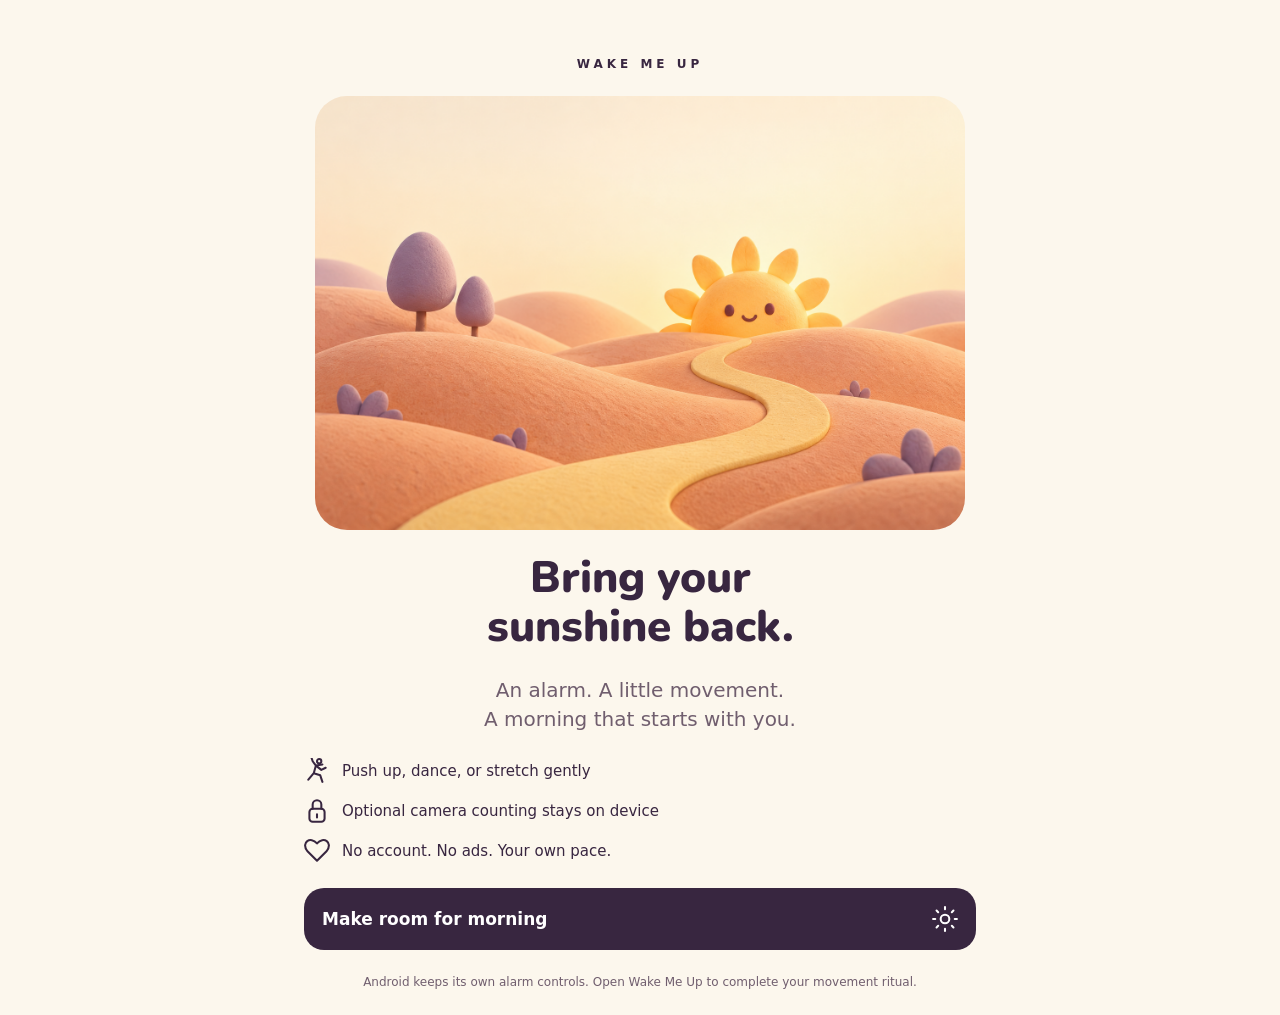
<file: android/app/src/main/assets/index.html>
<!doctype html><html lang="en"><head><meta charset="utf-8"><meta name="viewport" content="width=device-width, initial-scale=1, viewport-fit=cover"><meta name="theme-color" content="#fcf7ed"><meta http-equiv="Content-Security-Policy" content="default-src 'self' https://appassets.androidplatform.net; script-src 'self'; style-src 'self' 'unsafe-inline'; img-src 'self' data:; media-src 'self'; connect-src 'none'; object-src 'none'; base-uri 'none'; form-action 'none'"><title>Wake Me Up</title><link rel="stylesheet" href="style.css"></head><body><main id="app"></main><nav id="tabs" aria-label="Main navigation"></nav><div id="modal"></div><div id="toast" role="status"></div><script src="mission-data.js"></script><script src="core.js"></script><script src="app.js"></script></body></html>
</file>
<file: android/app/src/main/assets/style.css>
@font-face{font-family:DawnRound;src:url(art/Nunito.ttf);font-weight:200 1000;font-display:swap}
:root{--cream:#fcf7ed;--ink:#382640;--muted:#705e6e;--orange:#cc4d21;--peach:#ffdebd;--lavender:#e3dbf5;--green:#d9e8cf}
*{box-sizing:border-box}body{margin:0;background:var(--cream);color:var(--ink);font:17px/1.35 system-ui,-apple-system,sans-serif}button,input,select,textarea{font:inherit;color:inherit}button{cursor:pointer;-webkit-tap-highlight-color:transparent}button,a{touch-action:manipulation}button:focus-visible,a:focus-visible,input:focus-visible{outline:3px solid var(--orange);outline-offset:3px}button{border:0;background:none}button:disabled{opacity:.45;cursor:default}a{color:var(--ink)}h1,h2,h3,p{margin:0}h1,h2,h3,.rounded{font-family:DawnRound,system-ui,sans-serif;font-weight:850;line-height:1.12}h1{font-size:34px}h2{font-size:24px}h3{font-size:22px}p{color:var(--muted);font-size:15px;line-height:1.45}.page{padding:24px 24px 125px;max-width:900px;margin:auto;display:flex;flex-direction:column;gap:24px}.eyebrow{font-size:12px;font-weight:750;letter-spacing:2.5px;text-transform:uppercase;color:var(--orange)}.heading{display:flex;flex-direction:column;gap:9px}.card{background:white;border:1px solid #3826400f;border-radius:26px;padding:20px;display:flex;flex-direction:column;gap:14px}.peach{background:var(--peach)}.green{background:var(--green)}.lavender{background:var(--lavender)}.row{display:flex;align-items:center;gap:12px}.between{justify-content:space-between}.grow{flex:1;min-width:0}.stack{display:flex;flex-direction:column;gap:14px}.small{font-size:12px;line-height:1.4;color:var(--muted)}.primary{display:flex;align-items:center;justify-content:space-between;gap:14px;width:100%;border-radius:20px;background:var(--ink);color:white;padding:18px;text-align:left;font-size:17px;font-weight:650;min-height:56px}.primary svg{flex-shrink:0}.textbutton{color:var(--ink);font-weight:650;padding:10px 0;min-height:44px;text-align:left}.orange{color:var(--orange)}.icon{width:26px;height:26px;stroke:currentColor;fill:none;stroke-width:1.9;stroke-linecap:round;stroke-linejoin:round;flex-shrink:0}.circlebutton{background:white;border-radius:50%;width:44px;height:44px;display:grid;place-items:center}.hero{padding:0;border-radius:28px;gap:0;overflow:hidden}.heroart{position:relative}.heroart img{display:block;width:100%;aspect-ratio:1.5;object-fit:contain;border-radius:24px}.heroart .badge{position:absolute;top:16px;left:16px;background:#fcf7ede6;border-radius:40px;font-size:10px;font-weight:750;letter-spacing:1.5px;padding:12px;gap:8px}.badge .icon{width:18px;height:18px}.herocopy{padding:22px;display:flex;flex-direction:column;gap:12px}.herocopy h2{font-size:32px}.herocopy .time{font-size:48px}.grid{display:grid;grid-template-columns:repeat(2,minmax(0,1fr));gap:14px}.tile{text-align:left;min-height:164px;justify-content:space-between}.tile h3{font-size:20px}.tile .icon{width:30px;height:30px}.tile p{font-size:12px}.alarmtime{font-size:32px}.alarmcopy{display:flex;flex-direction:column;gap:7px;text-align:left;width:100%}.switch{appearance:none;-webkit-appearance:none;width:52px;height:32px;flex-shrink:0;background:#c8c8cb;border-radius:30px;position:relative;margin:0;transition:background .2s}.switch:before{content:'';display:block;background:white;position:absolute;left:3px;top:3px;height:26px;width:26px;border-radius:50%;transition:transform .2s}.switch:checked{background:var(--orange)}.switch:checked:before{transform:translateX(20px)}#tabs{position:fixed;bottom:12px;left:20px;right:20px;max-width:720px;margin:auto;display:flex;padding:4px;border:1px solid #fff;border-radius:50px;background:#fffcf3ee;backdrop-filter:blur(20px);box-shadow:0 10px 35px #38264018;z-index:20}#tabs button{display:flex;flex:1;align-items:center;justify-content:center;flex-direction:column;border-radius:44px;padding:8px 0;gap:4px;font-size:11px;font-weight:600;min-height:56px}#tabs button.active{background:#38264012}#tabs .icon{height:27px;width:27px}#modal:empty{display:none}#modal{position:fixed;inset:0;background:var(--cream);z-index:30;overflow:auto}.toolbar{position:sticky;top:0;background:#fcf7edf5;z-index:2;display:flex;align-items:center;justify-content:space-between;padding:10px 20px;min-height:52px;gap:10px}.toolbar strong{font-size:17px}.toolbar button{min-height:40px;font-size:16px}.form{padding:8px 20px 40px;max-width:720px;margin:auto;display:flex;flex-direction:column;gap:24px}.sectiontitle{font-size:12px;text-transform:uppercase;color:var(--muted);padding:0 18px;margin:0 0 7px}.formgroup{border-radius:14px;background:white;overflow:hidden}.field{padding:13px 16px;display:flex;align-items:center;gap:12px;min-height:48px;border-bottom:1px solid #3826400e}.field:last-child{border:0}.field.col{align-items:stretch;flex-direction:column;gap:10px}.field label{flex:1}.field button{padding:0;text-align:left;min-height:22px}.field input:not([type=checkbox]):not([type=range]),.field select,.field textarea{background:transparent;border:0;max-width:100%;min-width:0;text-align:right}.field input[type=text],.field textarea{width:100%;text-align:left}.field input[type=time]{font-family:DawnRound,sans-serif;font-size:54px;font-weight:700;text-align:center;margin:auto;max-width:100%}.field input[type=range]{width:100%;accent-color:var(--orange)}select{max-width:60%;font-size:14px}.field button.danger,.danger{color:#b82b24}.days{display:flex;gap:4px;width:100%}.days button{flex:1;height:40px;min-width:0;background:var(--cream);border-radius:50%;text-align:center;font-weight:700}.days button.on{background:var(--ink);color:white}.hint{padding:8px 16px 0;color:var(--muted);font-size:12px;line-height:1.4}.settings-title{padding:20px 0 0}.center{text-align:center}.ritual{max-width:680px;min-height:100dvh;padding:24px;gap:22px;padding-bottom:48px;align-items:stretch}.ritual h1{text-align:center}.ritual .mascot{width:250px;height:250px;border-radius:50%;object-fit:cover;margin:28px auto 0;display:block;background:var(--peach)}.progressnumber{font:850 58px/1.1 DawnRound,system-ui,sans-serif;text-align:center}.unit{text-align:center;font-size:12px;font-weight:750;letter-spacing:3px;color:var(--muted);margin-top:10px}.progress{margin:12px 40px;background:#38264020;height:4px;border-radius:4px;overflow:hidden}.progress span{display:block;background:var(--orange);height:100%;width:0}.ritual p{text-align:center}.ritual .grid button{height:82px;border-radius:20px;background:white}.ritual .grid button.lit{background:var(--peach);color:var(--orange)}.ritual .grid .icon{width:32px;height:32px}.answer{width:100%;padding:13px;border:1px solid #38264033;border-radius:12px;background:white;font-size:22px}.completiontitle{font-size:42px!important}.chip{border-radius:30px;background:white;padding:12px;flex:1;min-height:44px}.chip.selected{background:var(--peach)}.metric{flex:1}.metric strong{font:850 42px DawnRound,sans-serif}.calendar{display:grid;grid-template-columns:repeat(7,1fr);gap:14px}.calendar>div{text-align:center;font-size:10px;min-width:0}.calendar .icon{width:23px;height:23px;display:block;margin:0 auto 5px}.calendar .today{background:#ffdebd80;border-radius:12px}.toolslink{text-align:left}.welcome{min-height:100dvh;justify-content:center;max-width:720px;padding-bottom:24px}.welcome .landscape{width:100%;border-radius:32px}.welcome h1{font-size:44px;text-align:center}.welcome p{font-size:20px}.welcome .eyebrow{text-align:center;padding:28px 0 0;color:var(--ink);letter-spacing:4px}.welcome .small{font-size:12px}.welcome .row{font-size:15px}.bedside{background:#120d14;color:var(--peach);min-height:100dvh;justify-content:space-between;padding:32px}.bedside .clock{font:300 clamp(54px,15vw,88px) DawnRound,sans-serif}.bedside.dim{color:#888}.bedside p{color:inherit}#toast{position:fixed;bottom:100px;left:24px;right:24px;max-width:600px;margin:auto;background:var(--ink);color:white;padding:16px;border-radius:16px;z-index:80;display:none}.plan{width:100%;text-align:left}.plan.selected{background:#e3dbf599}.routeicons .icon{flex:1}.checkmark{color:var(--orange)}.statrow{display:flex;gap:16px}.checklist{padding-left:18px;color:var(--muted);font-size:14px;line-height:1.5}@media(min-width:700px){.home.page{max-width:1150px}.heroandalarms{display:grid;grid-template-columns:1fr 1fr;gap:24px;align-items:start}.home>.grid{grid-template-columns:repeat(4,minmax(0,1fr))}.page{padding-top:28px}.ritual .mascot{margin-top:20px}.welcome .landscape{max-width:650px;align-self:center}}
@media(prefers-reduced-motion:no-preference){.mascot{transition:transform .35s}}

.card.row{flex-direction:row}.field select{max-width:60%}.field input[type=text]{text-align:left!important}.heroandalarms>.stack{margin-top:24px}.toolslink .small{font-size:11px}.toolslink{font-size:14px;font-weight:700}.toolslink .icon{width:22px;height:22px}@media(min-width:700px){.heroandalarms>.stack{margin-top:0}.home>.grid{grid-template-columns:repeat(auto-fit,minmax(230px,1fr))}}

.sunrise-stage{width:250px;height:270px;margin:0 auto;position:relative}.sunrise-stage:before{content:'';position:absolute;bottom:0;left:5px;width:240px;height:240px;border-radius:50%;background:var(--stage-color)}.ritual .sunrise-stage .mascot{position:absolute;bottom:0;margin:0}.ritual>.textbutton{text-align:center}.ritual>.row>.textbutton{min-width:44px;height:44px;display:grid;place-items:center}
</file>
